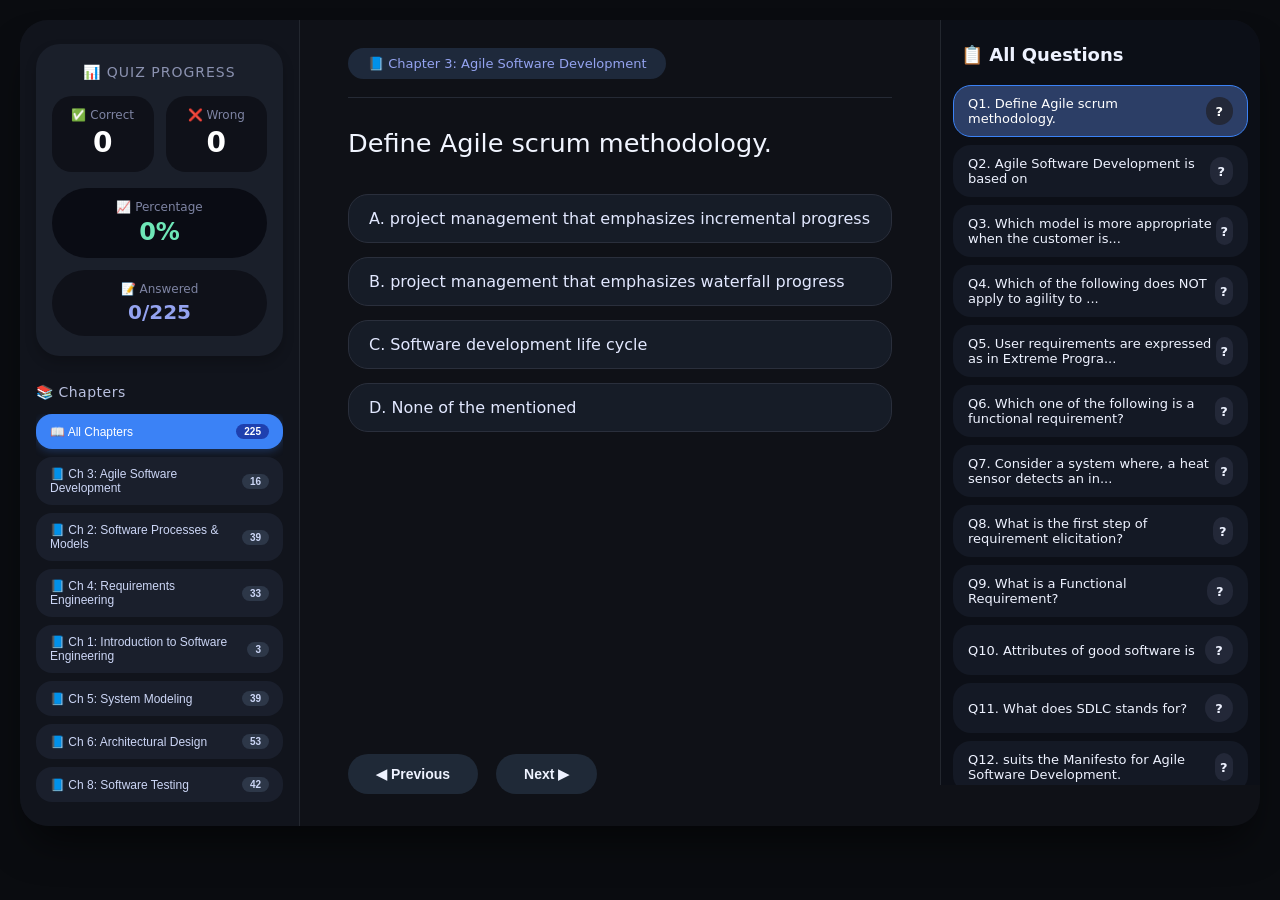
<file: index.html>
<!DOCTYPE html>
<html lang="en">
<head>
    <meta charset="UTF-8">
    <meta name="viewport" content="width=device-width, initial-scale=1.0, user-scalable=yes">
    <title>Software Engineering Quiz | SE Revision</title>
    <link rel="stylesheet" href="style.css">
</head>
<body>
    <div class="quiz-container">
        <!-- Left Panel: Stats & Chapters -->
        <div class="stats-panel">
            <div class="stats-card">
                <h3>📊 QUIZ PROGRESS</h3>
                <div class="stats-numbers">
                    <div class="stat-item">
                        <div class="stat-label">✅ Correct</div>
                        <div class="stat-value" id="correctCount">0</div>
                    </div>
                    <div class="stat-item">
                        <div class="stat-label">❌ Wrong</div>
                        <div class="stat-value" id="wrongCount">0</div>
                    </div>
                </div>
                <div class="percentage">
                    <div class="stat-label">📈 Percentage</div>
                    <div class="stat-value" id="percentageValue">0%</div>
                </div>
                <div class="answered-badge">
                    <div class="stat-label">📝 Answered</div>
                    <div class="stat-value" id="answeredCount">0</div>
                </div>
            </div>

            <div class="chapters-filter">
                <h4>📚 Chapters</h4>
                <div class="chapters-list" id="chaptersList"></div>
            </div>
        </div>

        <!-- Middle Panel: Lecture & Question -->
        <div class="quiz-main">
            <div class="lecture-header">
                <span class="lecture-badge" id="currentChapter">📘 Software Engineering</span>
            </div>
            <div class="question-area">
                <div class="question-text" id="questionText">Loading questions...</div>
                <div class="options-list" id="optionsContainer"></div>
                <div class="explanation-box" id="explanationBox" style="display: none;">
                    <div class="explanation-title">💡 Explanation</div>
                    <div class="explanation-text" id="explanationText"></div>
                </div>
            </div>
            <div class="nav-buttons">
                <button class="nav-btn" id="prevBtn">◀ Previous</button>
                <button class="nav-btn" id="nextBtn">Next ▶</button>
            </div>
        </div>

        <!-- Right Panel: All Questions -->
        <div class="all-questions-panel">
            <h3>📋 All Questions</h3>
            <div class="questions-grid" id="questionsGrid"></div>
            <div class="footer-note">Click any question to jump</div>
        </div>
    </div>

    <script src="script.js"></script>
</body>
</html>
</file>
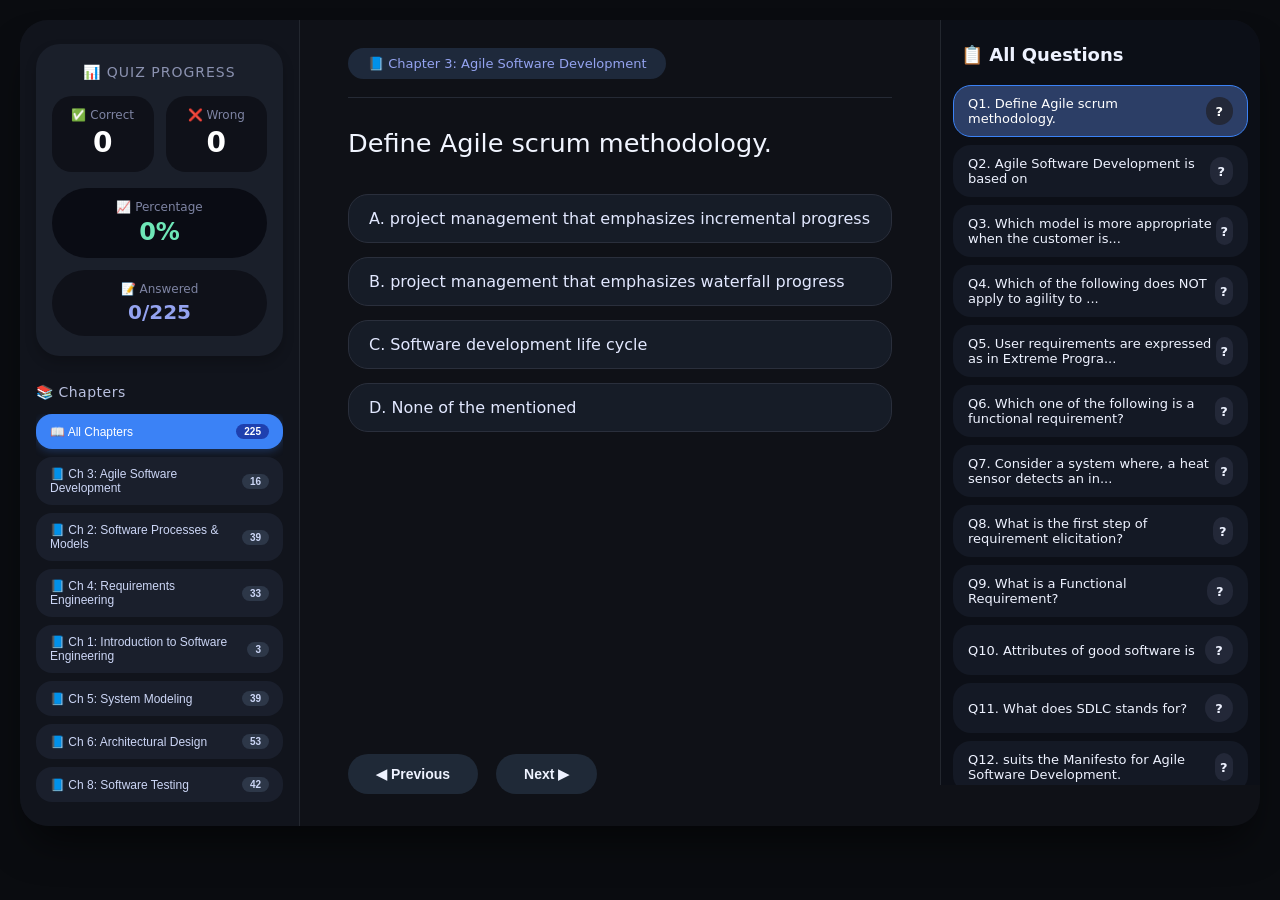
<file: deepseek_html_20260322_6392c3.html>
<!DOCTYPE html>
<html lang="en">
<head>
    <meta charset="UTF-8">
    <meta name="viewport" content="width=device-width, initial-scale=1.0, user-scalable=yes">
    <title>Software Engineering Quiz | SE Revision</title>
    <link rel="stylesheet" href="style.css">
</head>
<body>
    <div class="quiz-container">
        <!-- Left Panel: Stats & Chapters -->
        <div class="stats-panel">
            <div class="stats-card">
                <h3>📊 QUIZ PROGRESS</h3>
                <div class="stats-numbers">
                    <div class="stat-item">
                        <div class="stat-label">✅ Correct</div>
                        <div class="stat-value" id="correctCount">0</div>
                    </div>
                    <div class="stat-item">
                        <div class="stat-label">❌ Wrong</div>
                        <div class="stat-value" id="wrongCount">0</div>
                    </div>
                </div>
                <div class="percentage">
                    <div class="stat-label">📈 Percentage</div>
                    <div class="stat-value" id="percentageValue">0%</div>
                </div>
                <div class="answered-badge">
                    <div class="stat-label">📝 Answered</div>
                    <div class="stat-value" id="answeredCount">0</div>
                </div>
            </div>

            <div class="chapters-filter">
                <h4>📚 Chapters</h4>
                <div class="chapters-list" id="chaptersList"></div>
            </div>
        </div>

        <!-- Middle Panel: Lecture & Question -->
        <div class="quiz-main">
            <div class="lecture-header">
                <span class="lecture-badge" id="currentChapter">📘 Software Engineering</span>
            </div>
            <div class="question-area">
                <div class="question-text" id="questionText">Loading questions...</div>
                <div class="options-list" id="optionsContainer"></div>
                <div class="explanation-box" id="explanationBox" style="display: none;">
                    <div class="explanation-title">💡 Explanation</div>
                    <div class="explanation-text" id="explanationText"></div>
                </div>
            </div>
            <div class="nav-buttons">
                <button class="nav-btn" id="prevBtn">◀ Previous</button>
                <button class="nav-btn" id="nextBtn">Next ▶</button>
            </div>
        </div>

        <!-- Right Panel: All Questions -->
        <div class="all-questions-panel">
            <h3>📋 All Questions</h3>
            <div class="questions-grid" id="questionsGrid"></div>
            <div class="footer-note">Click any question to jump</div>
        </div>
    </div>

    <script src="script.js"></script>
</body>
</html>
</file>
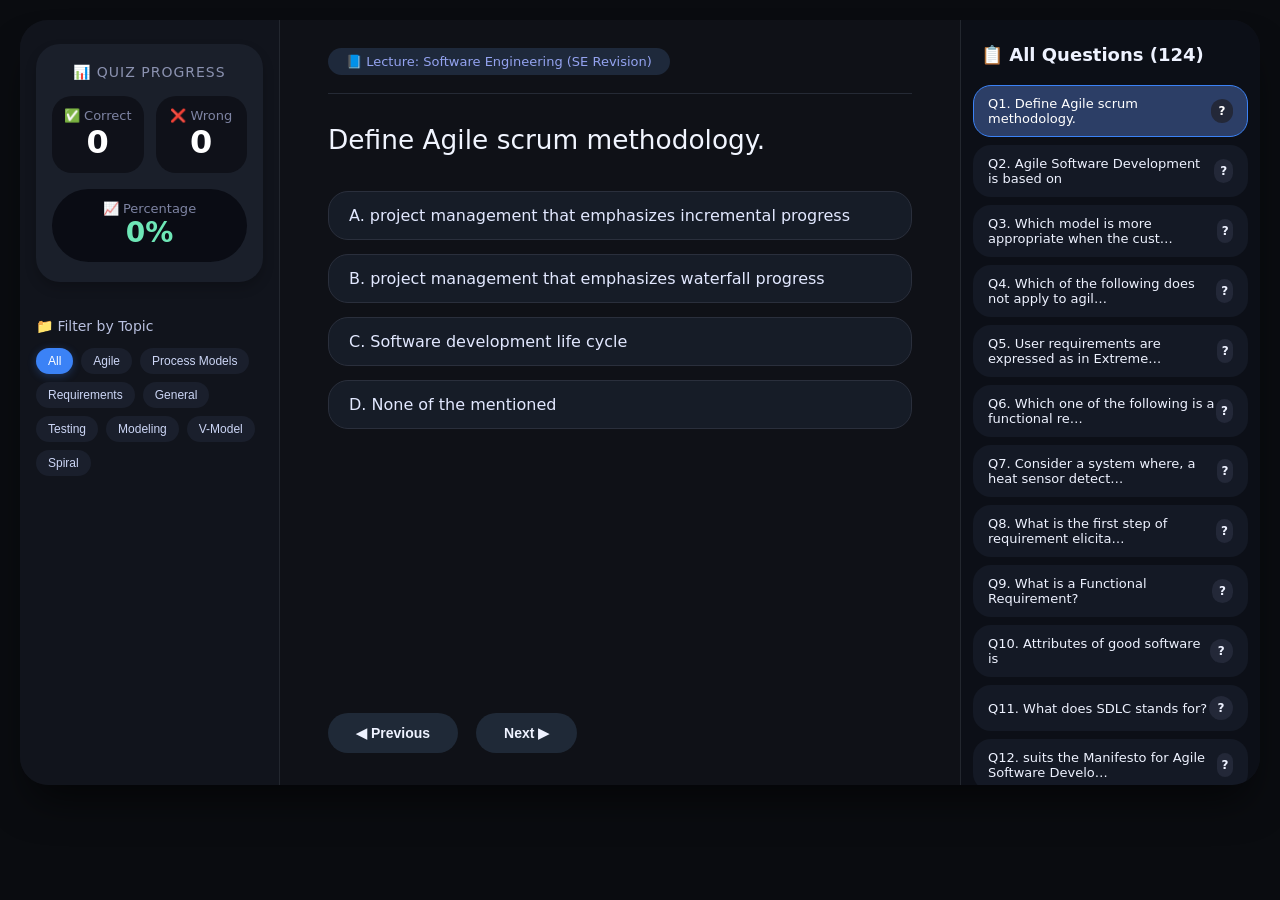
<file: deepseek_html_20260322_b3d2cb.html>
<!DOCTYPE html>
<html lang="en">
<head>
    <meta charset="UTF-8">
    <meta name="viewport" content="width=device-width, initial-scale=1.0, user-scalable=yes">
    <title>SE Revision Quiz | Software Engineering Interactive</title>
    <style>
        * {
            margin: 0;
            padding: 0;
            box-sizing: border-box;
        }

        body {
            background: #0a0c10;
            font-family: 'Inter', system-ui, -apple-system, 'Segoe UI', Roboto, 'Helvetica Neue', sans-serif;
            padding: 20px;
            color: #eef2ff;
        }

        /* main container */
        .quiz-container {
            max-width: 1600px;
            margin: 0 auto;
            display: grid;
            grid-template-columns: 260px 1fr 300px;
            gap: 20px;
            background: #0f1117;
            border-radius: 28px;
            overflow: hidden;
            box-shadow: 0 25px 40px -12px rgba(0,0,0,0.6);
        }

        /* ========= LEFT PANEL (Stats + Categories) ========= */
        .stats-panel {
            background: #11141c;
            padding: 24px 16px;
            border-right: 1px solid #23272f;
            display: flex;
            flex-direction: column;
            gap: 28px;
        }

        .stats-card {
            background: #1a1f2a;
            border-radius: 24px;
            padding: 20px 16px;
            text-align: center;
            box-shadow: 0 6px 12px rgba(0,0,0,0.2);
        }

        .stats-card h3 {
            font-size: 14px;
            font-weight: 500;
            text-transform: uppercase;
            letter-spacing: 1px;
            color: #8b92b0;
            margin-bottom: 16px;
        }

        .stats-numbers {
            display: flex;
            justify-content: space-between;
            gap: 12px;
            margin-top: 8px;
        }

        .stat-item {
            flex: 1;
            background: #0f1119;
            border-radius: 20px;
            padding: 12px 4px;
        }

        .stat-label {
            font-size: 13px;
            color: #7e84a3;
        }

        .stat-value {
            font-size: 32px;
            font-weight: 700;
            color: white;
            line-height: 1.2;
        }

        .percentage {
            margin-top: 16px;
            background: #0a0c14;
            border-radius: 40px;
            padding: 12px;
        }

        .percentage .stat-label {
            font-size: 13px;
        }

        .percentage .stat-value {
            font-size: 28px;
            color: #6ee7b7;
        }

        .category-filter {
            margin-top: 8px;
        }

        .category-filter h4 {
            font-size: 14px;
            margin-bottom: 14px;
            color: #b9c0df;
            font-weight: 500;
        }

        .filter-buttons {
            display: flex;
            flex-wrap: wrap;
            gap: 8px;
        }

        .filter-btn {
            background: #1a1f2c;
            border: none;
            padding: 6px 12px;
            border-radius: 40px;
            font-size: 12px;
            font-weight: 500;
            color: #ccd6f6;
            cursor: pointer;
            transition: all 0.2s;
        }

        .filter-btn.active {
            background: #3b82f6;
            color: white;
            box-shadow: 0 2px 8px rgba(59,130,246,0.3);
        }

        .filter-btn:hover:not(.active) {
            background: #2d3343;
        }

        /* ========= MIDDLE PANEL (Lecture + Question) ========= */
        .quiz-main {
            background: #0f1117;
            padding: 28px 28px 32px;
            display: flex;
            flex-direction: column;
        }

        .lecture-header {
            border-bottom: 1px solid #252a35;
            padding-bottom: 18px;
            margin-bottom: 28px;
        }

        .lecture-badge {
            background: #1e293b;
            display: inline-block;
            padding: 6px 18px;
            border-radius: 40px;
            font-size: 13px;
            font-weight: 500;
            color: #94a3f0;
        }

        .question-area {
            flex: 1;
        }

        .question-text {
            font-size: 1.65rem;
            font-weight: 500;
            line-height: 1.4;
            margin-bottom: 32px;
            color: #f1f5ff;
        }

        .options-list {
            display: flex;
            flex-direction: column;
            gap: 14px;
            margin-bottom: 48px;
        }

        .option {
            background: #161c27;
            border-radius: 20px;
            padding: 14px 20px;
            border: 1px solid #2a2f3c;
            cursor: pointer;
            transition: all 0.2s;
            font-size: 1rem;
            color: #e2e8ff;
        }

        .option:hover {
            background: #1f2736;
            border-color: #4b556b;
        }

        .option.disabled-opt {
            pointer-events: none;
            opacity: 0.7;
        }

        .option.correct-highlight {
            background: #0f3b2c;
            border-color: #2ecc71;
            color: #c6f7e5;
        }

        .option.wrong-highlight {
            background: #3b1e2a;
            border-color: #f87171;
            color: #ffe0e0;
        }

        .nav-buttons {
            display: flex;
            gap: 18px;
            margin-top: 20px;
        }

        .nav-btn {
            background: #1f2937;
            border: none;
            padding: 12px 28px;
            border-radius: 44px;
            font-weight: 600;
            font-size: 14px;
            color: #eef2ff;
            cursor: pointer;
            transition: 0.2s;
        }

        .nav-btn:hover {
            background: #2d3a4e;
        }

        /* ========= RIGHT PANEL (All Questions) ========= */
        .all-questions-panel {
            background: #0c0f17;
            border-left: 1px solid #23272f;
            padding: 24px 12px;
            overflow-y: auto;
            max-height: 85vh;
        }

        .all-questions-panel h3 {
            font-size: 18px;
            margin-bottom: 20px;
            padding-left: 8px;
            font-weight: 600;
        }

        .questions-grid {
            display: flex;
            flex-direction: column;
            gap: 8px;
        }

        .q-item {
            background: #141925;
            padding: 10px 14px;
            border-radius: 18px;
            font-size: 13px;
            font-weight: 500;
            cursor: pointer;
            transition: 0.1s;
            display: flex;
            justify-content: space-between;
            align-items: center;
            border: 1px solid transparent;
        }

        .q-item:hover {
            background: #1f2538;
            border-color: #3b4259;
        }

        .q-item.active-question {
            background: #2c3e66;
            border-color: #3b82f6;
            color: white;
        }

        .q-status {
            width: 24px;
            height: 24px;
            border-radius: 30px;
            background: #232838;
            display: inline-flex;
            align-items: center;
            justify-content: center;
            font-size: 12px;
            font-weight: bold;
        }

        .q-status.correct-dot {
            background: #2ecc71;
            color: #000;
        }

        .q-status.wrong-dot {
            background: #f97316;
            color: white;
        }

        .footer-note {
            margin-top: 24px;
            text-align: center;
            font-size: 11px;
            color: #5b6380;
        }

        @media (max-width: 1000px) {
            .quiz-container {
                grid-template-columns: 1fr;
            }
            .stats-panel, .all-questions-panel {
                border: none;
            }
        }
    </style>
</head>
<body>
<div class="quiz-container" id="quizRoot">
    <!-- left panel dynamic but filled via js -->
</div>

<script>
    // --------------------------------------------------------------
    //  COMPLETE QUESTION BANK (Based on SE Revision I.pdf)
    //  total 124 questions, covering Agile, Requirements, V-Model, Spiral, UML, etc.
    // --------------------------------------------------------------
    const QUESTIONS = [
        { id:1, text:"Define Agile scrum methodology.", options:["project management that emphasizes incremental progress","project management that emphasizes waterfall progress","Software development life cycle","None of the mentioned"], correct:0, category:"Agile" },
        { id:2, text:"Agile Software Development is based on", options:["Incremental Development","Iterative Development","All the above","None of the above"], correct:2, category:"Agile" },
        { id:3, text:"Which model is more appropriate when the customer is expected to change requirements during the product development?", options:["Waterfall model","Incremental model","Reuse-based development","None of the mentioned"], correct:1, category:"Process Models" },
        { id:4, text:"Which of the following does not apply to agility to a software process?", options:["Uses incremental product delivery strategy","Only essential work products are produced","Eliminate project planning and testing","All the above"], correct:2, category:"Agile" },
        { id:5, text:"User requirements are expressed as in Extreme Programming.", options:["implementation tasks","functionalities","scenarios","All the above"], correct:2, category:"Agile" },
        { id:6, text:"Which one of the following is a functional requirement?", options:["Maintainability","Portability","Performance","All of the above"], correct:3, category:"Requirements" },
        { id:7, text:"Consider a system where, a heat sensor detects an intrusion and alerts the security company. What kind of a requirement the system is providing?", options:["Functional","Non-functional","All the above","None of the above"], correct:0, category:"Requirements" },
        { id:8, text:"What is the first step of requirement elicitation?", options:["Identifying Stakeholder","Listing out Requirements","Requirements Gathering","All the above"], correct:0, category:"Requirements" },
        { id:9, text:"What is a Functional Requirement?", options:["Specifies the tasks the program must complete","Specifies the tasks the program should not complete","Specifies the tasks the program must not work","All of the mentioned"], correct:0, category:"Requirements" },
        { id:10, text:"Attributes of good software is", options:["Development","Maintainability & functionality","Functionality","Maintainability"], correct:1, category:"General" },
        { id:11, text:"What does SDLC stands for?", options:["System Design Life Cycle","Software Design Life Cycle","Software Development Life Cycle","System Development Life cycle"], correct:2, category:"General" },
        { id:12, text:"suits the Manifesto for Agile Software Development.", options:["Customer collaboration","Individuals and interactions","Working software","All of the mentioned"], correct:3, category:"Agile" },
        { id:13, text:"What are agile manifesto principles?", options:["Customer satisfaction","Face-to-face communication within a development team","Changes in requirements are welcome","All of the mentioned"], correct:3, category:"Agile" },
        { id:14, text:"Which one of the following is not a step of requirement engineering?", options:["elicitation","design","analysis","documentation"], correct:1, category:"Requirements" },
        { id:15, text:"The user system requirements are the parts of which document?", options:["SDD","SRS","DDD","SRD"], correct:1, category:"Requirements" },
        { id:16, text:"What is the primary purpose of software engineering?", options:["To write code","To manage software projects","To create reliable software systems","To debug existing software"], correct:2, category:"General" },
        { id:17, text:"What does 'refactoring' mean in software development?", options:["Adding new features","Improving code structure without changing its behavior","Testing the software","Writing documentation"], correct:1, category:"Agile" },
        { id:18, text:"What is the main goal of software testing?", options:["To ensure software meets requirements","To reduce development time","To increase software complexity","To eliminate all bugs"], correct:0, category:"Testing" },
        { id:19, text:"In software development, what is a 'sprint'?", options:["A long-term project phase","A short, time-boxed period for completing specific work","A type of software release","A method for bug fixing"], correct:1, category:"Agile" },
        { id:20, text:"Which of the following is a key principle of Agile development?", options:["Comprehensive documentation","Customer collaboration over contract negotiation","Following a strict plan","Delivering a complete product at once"], correct:1, category:"Agile" },
        { id:21, text:"What is the role of a 'scrum master' in agile development?", options:["To write code","To manage the product backlog","To facilitate the scrum process and remove obstacles","To perform user acceptance testing"], correct:2, category:"Agile" },
        { id:22, text:"What is a software requirement?", options:["A system's architecture","A service needed by a user","A programming language specification","None of the above"], correct:1, category:"Requirements" },
        { id:23, text:"Which type of requirement specifies what the system should do?", options:["Functional requirements","Non-functional requirements","Performance requirements","System requirements"], correct:0, category:"Requirements" },
        { id:24, text:"Which of the following is an example of non-functional requirements?", options:["User login functionality","System scalability","Payment processing","Account management"], correct:1, category:"Requirements" },
        { id:25, text:"What is requirements engineering?", options:["Building software","Documenting user needs","A process to identify, document, and manage requirements","Coding and testing software"], correct:2, category:"Requirements" },
        { id:26, text:"The first step in requirements engineering is", options:["Validation","Elicitation","Analysis","Specification"], correct:1, category:"Requirements" },
        { id:27, text:"A requirement that specifies how fast a system must respond is an example of ....", options:["Functional requirement","Non-functional requirement","User requirement","None of the above"], correct:1, category:"Requirements" },
        { id:28, text:"Which elicitation method involves interacting directly with stakeholders?", options:["Document analysis","Interviews","Observation","Brainstorming"], correct:1, category:"Requirements" },
        { id:29, text:"A structured group session to gather requirements is called", options:["Survey","Brainstorming","Joint Application Development (JAD)","Focus group"], correct:2, category:"Requirements" },
        { id:30, text:"What is the purpose of prototyping in requirements elicitation?", options:["To test code","To visualize user requirements","To prepare the final system","To evaluate system performance"], correct:1, category:"Requirements" },
        { id:31, text:"Which technique is best for understanding user tasks in their natural environment?", options:["Observation","Interview","Questionnaire","Workshop"], correct:0, category:"Requirements" },
        { id:32, text:"What is a 'use case'?", options:["A testing technique","A representation of user-system interaction","A deployment diagram","A project management tool"], correct:1, category:"Modeling" },
        { id:33, text:"In requirements elicitation, 'document analysis' involves", options:["Creating new documents","Reviewing existing documentation","Writing test cases","Managing risk"], correct:1, category:"Requirements" },
        { id:34, text:"Which of these is a stakeholder in requirements gathering?", options:["End-user","System architect","Customer","All of the above"], correct:3, category:"Requirements" },
        { id:35, text:"Which process ensures all requirements are complete and consistent?", options:["Validation","Analysis","Specification","Design"], correct:0, category:"Requirements" },
        { id:36, text:"Which diagram is used to model requirements?", options:["Sequence diagram","Use case diagram","Class diagram","Activity diagram"], correct:1, category:"Modeling" },
        { id:37, text:"Requirements that contradict each other are called", options:["Overlapping requirements","Inconsistent requirements","Derived requirements","Functional requirements"], correct:1, category:"Requirements" },
        { id:38, text:"What is the main purpose of the Software Requirements Specification (SRS) document?", options:["To design the software","To outline requirements in detail","To test the software","To validate software performance"], correct:1, category:"Requirements" },
        { id:39, text:"Which of the following is NOT a characteristic of a good requirement?", options:["Feasibility","Ambiguity","Testability","Traceability"], correct:1, category:"Requirements" },
        { id:40, text:"A requirement that is ambiguous", options:["Is precise and testable","Is open to multiple interpretations","Clearly defines user needs","Has measurable acceptance criteria"], correct:1, category:"Requirements" },
        { id:41, text:"Which SRS quality attribute ensures requirements are implementable within the system constraints?", options:["Completeness","Feasibility","Consistency","Modifiability"], correct:1, category:"Requirements" },
        { id:42, text:"What is the importance of prioritizing requirements?", options:["To reduce project cost","To address high-impact needs first","To eliminate unnecessary features","To define system constraints"], correct:1, category:"Requirements" },
        { id:43, text:"What is the main purpose of requirements validation?", options:["To ensure requirements meet stakeholder needs","To verify system functionality","To prioritize requirements","To eliminate redundant requirements"], correct:0, category:"Requirements" },
        { id:44, text:"Which model is suitable for projects with unclear or changing requirements?", options:["Waterfall model","Plan-based model","Agile model","All the mentioned"], correct:2, category:"Process Models" },
        { id:45, text:"What is a 'user story' in Agile?", options:["A detailed technical document","A description of a feature from the user's perspective","A project management chart","A database schema"], correct:1, category:"Agile" },
        { id:46, text:"Which of the following is NOT a core principle of Agile?", options:["Customer collaboration","Responding to change","Following a strict plan","Working software"], correct:2, category:"Agile" },
        { id:47, text:"Continuous integration is a practice associated with which process?", options:["Waterfall","Agile","Spiral","Prototype"], correct:1, category:"Agile" },
        { id:48, text:"Which process is focused on early feedback by creating working versions of the software?", options:["Waterfall","Spiral","Prototype","V- model"], correct:2, category:"Process Models" },
        { id:49, text:"Which model is suitable for safety-critical systems?", options:["Agile","Waterfall","Prototype","Big bang"], correct:1, category:"Process Models" },
        { id:50, text:"What is 'refactoring' in software development?", options:["Adding new features","Redesigning the database","Improving internal structure without changing external behavior","Writing user documentation"], correct:2, category:"Agile" },
        { id:51, text:"What is the primary goal of software integration?", options:["To isolate individual components","To combine software components into a unified system","To document user requirements","To design user interfaces"], correct:1, category:"General" },
        { id:52, text:"Which type of testing focuses on verifying the interaction between software modules?", options:["Unit testing","Integration testing","System testing","Acceptance testing"], correct:1, category:"Testing" },
        { id:53, text:"What is the primary goal of reuse-oriented software engineering?", options:["Develop from scratch","Minimize development time and cost by reusing components","Focus on highly customized software","Prioritize documentation"], correct:1, category:"General" },
        { id:54, text:"What is the primary goal of requirements engineering?", options:["Writing code efficiently","Designing user interfaces","Understanding and documenting user needs","Testing software thoroughly"], correct:2, category:"Requirements" },
        { id:55, text:"Which phase of requirements engineering involves gathering information from stakeholders?", options:["Validation","Elicitation","Specification","Management"], correct:1, category:"Requirements" },
        { id:56, text:"What is a 'stakeholder' in requirements engineering?", options:["Software developer","Anyone affected by the system","Database administrator","Network engineer"], correct:1, category:"Requirements" },
        { id:57, text:"What does 'functional requirements' describe?", options:["User interface design","System performance","What the system should do","Security constraints"], correct:2, category:"Requirements" },
        { id:58, text:"What does 'non-functional requirements' describe?", options:["Specific features","How well the system performs","Database schemas","User manuals"], correct:1, category:"Requirements" },
        { id:59, text:"Which technique is used to document requirements in a structured way?", options:["Brainstorming","Prototyping","Use cases","Interviews"], correct:2, category:"Requirements" },
        { id:60, text:"What is a 'use case diagram'?", options:["Database relationships","User interactions with the system","Code dependencies","Network topology"], correct:1, category:"Modeling" },
        { id:61, text:"Benefit of prioritizing requirements?", options:["Increased complexity","Focus on most critical features first","Reduced user satisfaction","Increased costs"], correct:1, category:"Requirements" },
        { id:62, text:"Which activities included in Requirements engineering process?", options:["Elicitation and analysis","Specification","Validation","All the mentioned"], correct:3, category:"Requirements" },
        { id:63, text:"What is the primary purpose of software validation?", options:["Verify software built correctly","Ensure software meets user requirements","Optimize code performance","Document development"], correct:1, category:"Testing" },
        { id:64, text:"Verification is concerned with", options:["User satisfaction","Building the right product","Building the product right","Design phase"], correct:2, category:"Testing" },
        { id:65, text:"Validation is concerned with", options:["User satisfaction","Building the right product","Building the product right","Design phase"], correct:1, category:"Testing" },
        { id:66, text:"Which of the following is an example of validation?", options:["Inspection","Walkthrough","User acceptance testing","Static analysis"], correct:2, category:"Testing" },
        { id:67, text:"Which process ensures compliance with specifications?", options:["Validation","Verification","Maintenance","Deployment"], correct:1, category:"Testing" },
        { id:68, text:"Which question does verification answer?", options:["Is product useful?","Are we building the right product?","Are we building the product right?","Is product profitable?"], correct:2, category:"Testing" },
        { id:69, text:"Which question does validation answer?", options:["Is design correct?","Are we building the right product?","Are we building the product right?","Is coding correct?"], correct:1, category:"Testing" },
        { id:70, text:"Which of the following is a validation activity?", options:["Unit testing","Integration testing","Acceptance testing","Static analysis"], correct:2, category:"Testing" },
        { id:71, text:"Role of the customer or end-user in validation?", options:["Design architecture","Reviewing and approving software","Writing code","Managing team"], correct:1, category:"Testing" },
        { id:72, text:"Which testing technique determines if software satisfies specified requirements?", options:["Unit testing","Integration testing","System testing","Acceptance testing"], correct:3, category:"Testing" },
        { id:73, text:"Difference between verification and validation?", options:["Verification checks correctness, validation checks user needs","Verification checks user needs, validation checks correctness","Same thing","Performance vs security"], correct:0, category:"Testing" },
        { id:74, text:"In V-model, which phase corresponds to unit testing?", options:["Requirements analysis","Architectural design","Detailed design","Coding"], correct:3, category:"V-Model" },
        { id:75, text:"Which phase corresponds to acceptance testing in V-model?", options:["Requirements analysis","Architectural design","System design","Coding"], correct:0, category:"V-Model" },
        { id:76, text:"What does the 'V' in V-model represent?", options:["Validation and verification","Visual representation","Velocity and volume","Variability"], correct:0, category:"V-Model" },
        { id:77, text:"In V-model, which testing level is performed after integration testing?", options:["Unit testing","Acceptance testing","System testing","Alpha testing"], correct:2, category:"V-Model" },
        { id:78, text:"Primary disadvantage of the V-model?", options:["Lack of documentation","Difficulty handling changing requirements","Poor testing coverage","Inefficient resource allocation"], correct:1, category:"V-Model" },
        { id:79, text:"Which phase corresponds to system testing in V-model?", options:["Requirements analysis","Architectural design","System design","Coding"], correct:2, category:"V-Model" },
        { id:80, text:"Which level of testing checks interaction between modules?", options:["Unit","Integration","System","Acceptance"], correct:1, category:"Testing" },
        { id:81, text:"Which is correct for Agile development?", options:["Specification, design, implementation interleaved","Series of versions with stakeholder involvement","Frequent delivery","All the mentioned"], correct:3, category:"Agile" },
        { id:82, text:"Key practices for agile development?", options:["User stories","Test-first & Refactoring","Pair programming","All the mentioned"], correct:3, category:"Agile" },
        { id:83, text:"Spiral Model primarily focuses on", options:["Coding speed","Documentation","Risk analysis","Testing only"], correct:2, category:"Spiral" },
        { id:84, text:"Each loop in the Spiral Model represents", options:["Test case","Development phase","Complete project","Maintenance cycle"], correct:1, category:"Spiral" },
        { id:85, text:"Spiral Model is best suited for", options:["Small projects","Low-risk projects","Large, complex, high-risk projects","Simple CRUD"], correct:2, category:"Spiral" },
        { id:86, text:"In Spiral Model, risk is evaluated during", options:["Planning","Coding","Risk analysis phase","Testing"], correct:2, category:"Spiral" },
        { id:87, text:"Spiral Model is also known as", options:["Linear model","Evolutionary process model","Static model","Sequential model"], correct:1, category:"Spiral" },
        { id:88, text:"First step in each spiral loop is", options:["Testing","Planning","Coding","Deployment"], correct:1, category:"Spiral" },
        { id:89, text:"Which activity follows risk analysis in Spiral Model?", options:["Planning","Engineering (development & testing)","Maintenance","Documentation"], correct:1, category:"Spiral" },
        { id:90, text:"What does each spiral end with?", options:["Coding","Documentation","Customer evaluation","Testing"], correct:2, category:"Spiral" },
        { id:91, text:"Spiral Model can be considered combination of", options:["Iterative and Waterfall","Agile only","Testing and deployment","Coding and debugging"], correct:0, category:"Spiral" },
        { id:92, text:"Key strength of Spiral Model?", options:["Simple to manage","No need for experts","Early identification of risks","Low cost"], correct:2, category:"Spiral" },
        { id:93, text:"Which phase involves customer feedback and approval?", options:["Planning","Risk Analysis","Engineering","Evaluation"], correct:3, category:"Spiral" },
        { id:94, text:"is the process of developing abstract models of a system, each presenting a different view.", options:["System modeling","Waterfall","Agile","Unit testing"], correct:0, category:"Modeling" },
        { id:95, text:"Which model type shows how system interacts with external environment?", options:["Structural","Behavioral","Context model","Interaction"], correct:2, category:"Modeling" },
        { id:96, text:"Interaction models include which diagram types?", options:["Use case and sequence","Class and state","Activity and class","Component and deployment"], correct:0, category:"Modeling" },
        { id:97, text:"What do structural models (class diagrams) represent?", options:["Dynamic behavior","External context","Internal organization & relationships","UI layouts"], correct:2, category:"Modeling" },
        { id:98, text:"Which perspective focuses on dynamic behavior (activity, state transitions)?", options:["Context","Interaction","Structural","Behavioral"], correct:3, category:"Modeling" },
        { id:99, text:"Which is a type of UML diagram?", options:["Class","Activity","Sequence","All the mentioned"], correct:3, category:"Modeling" },
        { id:100, text:"Structural models display organization in terms of components and relationships.", options:["Structural models","Behavioral models","Interaction models","All"], correct:0, category:"Modeling" },
        { id:101, text:"helps to identify user requirements.", options:["Structural models","Behavioral models","Interaction models","None"], correct:2, category:"Modeling" },
        { id:102, text:"Which represents structural models?", options:["Class diagram","Activity diagram","Sequence diagram","Use-case"], correct:0, category:"Modeling" },
        { id:103, text:"Which UML diagram represents interaction models?", options:["Class","Activity","Sequence","State"], correct:2, category:"Modeling" },
        { id:104, text:"Sequence diagram models", options:["Interaction between objects over time","Physical deployment","Workflow","Hierarchical relationships"], correct:0, category:"Modeling" },
        { id:105, text:"Best UML diagram for system reaction to events?", options:["Sequence","State machine","Class","Activity"], correct:1, category:"Modeling" },
        { id:106, text:"Rectangle in class diagram represents?", options:["Use case","Class","Object interaction","Deployment"], correct:1, category:"Modeling" },
        { id:107, text:"Lifelines in sequence diagram represent?", options:["Requirements","Object interactions over time","User stories","Hardware"], correct:1, category:"Modeling" },
        { id:108, text:"Use case diagram consists of", options:["Actors, use cases, relationships","Classes","Components","States"], correct:0, category:"Modeling" },
        { id:109, text:"NOT a system modeling technique?", options:["Object-oriented","Agile methodology","Data flow","State modeling"], correct:1, category:"Modeling" },
        { id:110, text:"shows object classes and associations.", options:["Sequence","Use case","Activity","Class diagram"], correct:3, category:"Modeling" },
        { id:111, text:"shows activities involved in data processing.", options:["Sequence","Use case","Activity","Class"], correct:2, category:"Modeling" },
        { id:112, text:"reveals how system is used in broader business processes.", options:["Process model","State model","Interaction model","All"], correct:0, category:"Modeling" },
        { id:113, text:"shows dynamic behavior and how system responds to events.", options:["Structural","Behavioral","Interaction","All"], correct:1, category:"Modeling" },
        { id:114, text:"presents system and relationship with other systems.", options:["Class diagram","Activity","Sequence","Context diagram"], correct:3, category:"Modeling" },
        { id:115, text:"Which is static model?", options:["Structural","Behavioral","All","Both"], correct:0, category:"Modeling" },
        { id:116, text:"State machine model focuses on", options:["Data flow","Sequence of interactions","System states and transitions","Object hierarchies"], correct:2, category:"Modeling" },
        { id:117, text:"Which diagram useful for modeling functional requirements from user perspective?", options:["Class","Use case","Activity","Sequence"], correct:1, category:"Modeling" },
        { id:118, text:"Vertical lifeline in sequence diagram represents", options:["Time progression","Message priority","Processing time","Architecture layers"], correct:0, category:"Modeling" },
        { id:119, text:"Best for modeling logic of business processes?", options:["Sequence","Activity","State machine","Class"], correct:1, category:"Modeling" },
        { id:120, text:"Which diagram focuses on system boundary without internal detail?", options:["Context model","Sequence","Class","Activity"], correct:0, category:"Modeling" },
        { id:121, text:"Primary output of architectural design process?", options:["Code documentation","Test cases","Architectural model with components","Deployment script"], correct:2, category:"General" },
        { id:122, text:"Which Agile methodology uses pair programming?", options:["Scrum","Kanban","Extreme Programming (XP)","Waterfall"], correct:2, category:"Agile" },
        { id:123, text:"In V-model, which phase is paired with system testing?", options:["Requirements","Architectural design","System design","Module design"], correct:2, category:"V-Model" },
        { id:124, text:"What is the main advantage of iterative development?", options:["Early delivery of subset","Less testing","No planning","Avoids documentation"], correct:0, category:"Process Models" }
    ];

    // ----- state management
    let userAnswers = new Array(QUESTIONS.length).fill(null); // stores selected option index
    let answerStatus = new Array(QUESTIONS.length).fill(false); // true if answered
    let currentIndex = 0;
    let activeCategory = "All";

    function computeStats() {
        let correct = 0;
        for(let i=0; i<QUESTIONS.length; i++) {
            if(answerStatus[i] && userAnswers[i] === QUESTIONS[i].correct) correct++;
        }
        let wrong = answerStatus.filter((v,i)=> v && userAnswers[i] !== QUESTIONS[i].correct).length;
        let percentage = answerStatus.length ? Math.round((correct / answerStatus.filter(v=>v).length)*100) : 0;
        if(isNaN(percentage)) percentage = 0;
        return { correct, wrong, answered: answerStatus.filter(v=>v).length, percentage };
    }

    function renderAll() {
        const stats = computeStats();
        const filtered = activeCategory === "All" ? QUESTIONS : QUESTIONS.filter(q => q.category === activeCategory);
        const mainQuestion = QUESTIONS[currentIndex];
        const currentAnswered = answerStatus[currentIndex];
        const selectedOpt = userAnswers[currentIndex];
        
        const leftHtml = `
            <div class="stats-panel">
                <div class="stats-card">
                    <h3>📊 QUIZ PROGRESS</h3>
                    <div class="stats-numbers">
                        <div class="stat-item"><div class="stat-label">✅ Correct</div><div class="stat-value">${stats.correct}</div></div>
                        <div class="stat-item"><div class="stat-label">❌ Wrong</div><div class="stat-value">${stats.wrong}</div></div>
                    </div>
                    <div class="percentage"><div class="stat-label">📈 Percentage</div><div class="stat-value">${stats.percentage}%</div></div>
                </div>
                <div class="category-filter"><h4>📁 Filter by Topic</h4><div class="filter-buttons" id="filterButtons"></div></div>
            </div>
        `;
        const uniqueCats = ["All", ...new Set(QUESTIONS.map(q=>q.category))];
        const filterBtnsHtml = uniqueCats.map(cat => `<button class="filter-btn ${activeCategory===cat?'active':''}" data-cat="${cat}">${cat}</button>`).join('');
        
        const middleHtml = `
            <div class="quiz-main">
                <div class="lecture-header"><span class="lecture-badge">📘 Lecture: Software Engineering (SE Revision)</span></div>
                <div class="question-area"><div class="question-text">${mainQuestion.text}</div>
                <div class="options-list" id="optionsContainer"></div></div>
                <div class="nav-buttons"><button class="nav-btn" id="prevBtn">◀ Previous</button><button class="nav-btn" id="nextBtn">Next ▶</button></div>
            </div>
        `;
        
        const rightHtml = `
            <div class="all-questions-panel"><h3>📋 All Questions (${QUESTIONS.length})</h3><div class="questions-grid" id="questionsGrid"></div><div class="footer-note">Click any to jump</div></div>
        `;
        
        document.getElementById("quizRoot").innerHTML = leftHtml + middleHtml + rightHtml;
        document.getElementById("filterButtons").innerHTML = filterBtnsHtml;
        document.querySelectorAll(".filter-btn").forEach(btn => {
            btn.addEventListener("click", (e) => { activeCategory = btn.dataset.cat; renderAll(); });
        });
        
        // render options
        const optsDiv = document.getElementById("optionsContainer");
        optsDiv.innerHTML = mainQuestion.options.map((opt, idx) => {
            let extraClass = "";
            if(currentAnswered) {
                if(idx === mainQuestion.correct) extraClass = "correct-highlight";
                else if(idx === selectedOpt && selectedOpt !== mainQuestion.correct) extraClass = "wrong-highlight";
            }
            return `<div class="option ${extraClass} ${currentAnswered ? 'disabled-opt' : ''}" data-opt-index="${idx}">${String.fromCharCode(65+idx)}. ${opt}</div>`;
        }).join('');
        if(!currentAnswered) {
            document.querySelectorAll(".option").forEach(optDiv => {
                optDiv.addEventListener("click", (e) => {
                    if(answerStatus[currentIndex]) return;
                    const chosen = parseInt(optDiv.dataset.optIndex);
                    userAnswers[currentIndex] = chosen;
                    answerStatus[currentIndex] = true;
                    renderAll();
                });
            });
        }
        // grid
        const gridDiv = document.getElementById("questionsGrid");
        gridDiv.innerHTML = QUESTIONS.map((q, idx) => {
            let statusIcon = "";
            if(answerStatus[idx]) {
                let isCorrect = (userAnswers[idx] === q.correct);
                statusIcon = `<span class="q-status ${isCorrect ? 'correct-dot' : 'wrong-dot'}">${isCorrect ? '✓' : '✗'}</span>`;
            } else statusIcon = `<span class="q-status">?</span>`;
            return `<div class="q-item ${idx===currentIndex ? 'active-question' : ''}" data-qidx="${idx}"><span>Q${idx+1}. ${q.text.substring(0,45)}${q.text.length>45?'…':''}</span>${statusIcon}</div>`;
        }).join('');
        document.querySelectorAll(".q-item").forEach(el => {
            el.addEventListener("click", (e) => { currentIndex = parseInt(el.dataset.qidx); renderAll(); });
        });
        document.getElementById("prevBtn").addEventListener("click", () => { if(currentIndex>0) { currentIndex--; renderAll(); } });
        document.getElementById("nextBtn").addEventListener("click", () => { if(currentIndex<QUESTIONS.length-1) { currentIndex++; renderAll(); } });
    }
    renderAll();
</script>
</body>
</html>
</file>
<file: style.css>
* {
    margin: 0;
    padding: 0;
    box-sizing: border-box;
}

body {
    background: #0a0c10;
    font-family: 'Inter', system-ui, -apple-system, 'Segoe UI', Roboto, 'Helvetica Neue', sans-serif;
    padding: 20px;
    color: #eef2ff;
}

.quiz-container {
    max-width: 1600px;
    margin: 0 auto;
    display: grid;
    grid-template-columns: 280px 1fr 320px;
    gap: 20px;
    background: #0f1117;
    border-radius: 28px;
    overflow: hidden;
    box-shadow: 0 25px 40px -12px rgba(0, 0, 0, 0.6);
}

/* ========= LEFT PANEL ========= */
.stats-panel {
    background: #11141c;
    padding: 24px 16px;
    border-right: 1px solid #23272f;
    display: flex;
    flex-direction: column;
    gap: 28px;
}

.stats-card {
    background: #1a1f2a;
    border-radius: 24px;
    padding: 20px 16px;
    text-align: center;
    box-shadow: 0 6px 12px rgba(0, 0, 0, 0.2);
}

.stats-card h3 {
    font-size: 14px;
    font-weight: 500;
    text-transform: uppercase;
    letter-spacing: 1px;
    color: #8b92b0;
    margin-bottom: 16px;
}

.stats-numbers {
    display: flex;
    justify-content: space-between;
    gap: 12px;
    margin-top: 8px;
}

.stat-item {
    flex: 1;
    background: #0f1119;
    border-radius: 20px;
    padding: 12px 4px;
}

.stat-label {
    font-size: 12px;
    color: #7e84a3;
    margin-bottom: 4px;
}

.stat-value {
    font-size: 28px;
    font-weight: 700;
    color: white;
    line-height: 1.2;
}

.percentage {
    margin-top: 16px;
    background: #0a0c14;
    border-radius: 40px;
    padding: 12px;
}

.percentage .stat-value {
    font-size: 24px;
    color: #6ee7b7;
}

.answered-badge {
    margin-top: 12px;
    background: #0f1119;
    border-radius: 40px;
    padding: 12px;
}

.answered-badge .stat-value {
    font-size: 20px;
    color: #94a3f0;
}

.chapters-filter h4 {
    font-size: 14px;
    margin-bottom: 14px;
    color: #b9c0df;
    font-weight: 500;
    letter-spacing: 0.5px;
}

.chapters-list {
    display: flex;
    flex-direction: column;
    gap: 8px;
    max-height: 500px;
    overflow-y: auto;
}

.chapter-btn {
    background: #1a1f2c;
    border: none;
    padding: 10px 14px;
    border-radius: 16px;
    font-size: 12px;
    font-weight: 500;
    color: #ccd6f6;
    cursor: pointer;
    transition: all 0.2s;
    text-align: left;
    display: flex;
    justify-content: space-between;
    align-items: center;
}

.chapter-btn:hover {
    background: #2d3343;
    transform: translateX(2px);
}

.chapter-btn.active {
    background: #3b82f6;
    color: white;
    box-shadow: 0 2px 8px rgba(59, 130, 246, 0.3);
}

.chapter-count {
    background: #2d3748;
    padding: 2px 8px;
    border-radius: 20px;
    font-size: 10px;
    font-weight: 600;
}

.chapter-btn.active .chapter-count {
    background: #1e40af;
    color: white;
}

/* ========= MIDDLE PANEL ========= */
.quiz-main {
    background: #0f1117;
    padding: 28px 28px 32px;
    display: flex;
    flex-direction: column;
    min-height: 600px;
}

.lecture-header {
    border-bottom: 1px solid #252a35;
    padding-bottom: 18px;
    margin-bottom: 28px;
}

.lecture-badge {
    background: #1e293b;
    display: inline-block;
    padding: 8px 20px;
    border-radius: 40px;
    font-size: 13px;
    font-weight: 500;
    color: #94a3f0;
}

.question-area {
    flex: 1;
}

.question-text {
    font-size: 1.6rem;
    font-weight: 500;
    line-height: 1.4;
    margin-bottom: 32px;
    color: #f1f5ff;
}

.options-list {
    display: flex;
    flex-direction: column;
    gap: 14px;
    margin-bottom: 24px;
}

.option {
    background: #161c27;
    border-radius: 20px;
    padding: 14px 20px;
    border: 1px solid #2a2f3c;
    cursor: pointer;
    transition: all 0.2s;
    font-size: 1rem;
    color: #e2e8ff;
}

.option:hover:not(.disabled-opt) {
    background: #1f2736;
    border-color: #4b556b;
    transform: scale(1.01);
}

.option.disabled-opt {
    pointer-events: none;
    opacity: 0.8;
}

.option.correct-highlight {
    background: #0f3b2c;
    border-color: #2ecc71;
    color: #c6f7e5;
    box-shadow: 0 0 8px rgba(46, 204, 113, 0.2);
}

.option.wrong-highlight {
    background: #3b1e2a;
    border-color: #f87171;
    color: #ffe0e0;
}

.explanation-box {
    background: #1a1f2e;
    border-left: 4px solid #3b82f6;
    border-radius: 16px;
    padding: 16px 20px;
    margin-top: 20px;
    margin-bottom: 20px;
}

.explanation-title {
    font-weight: 700;
    font-size: 14px;
    color: #60a5fa;
    margin-bottom: 8px;
}

.explanation-text {
    font-size: 14px;
    line-height: 1.5;
    color: #cbd5e6;
}

.nav-buttons {
    display: flex;
    gap: 18px;
    margin-top: 20px;
}

.nav-btn {
    background: #1f2937;
    border: none;
    padding: 12px 28px;
    border-radius: 44px;
    font-weight: 600;
    font-size: 14px;
    color: #eef2ff;
    cursor: pointer;
    transition: 0.2s;
}

.nav-btn:hover {
    background: #2d3a4e;
    transform: translateY(-1px);
}

/* ========= RIGHT PANEL ========= */
.all-questions-panel {
    background: #0c0f17;
    border-left: 1px solid #23272f;
    padding: 24px 12px;
    overflow-y: auto;
    max-height: 85vh;
}

.all-questions-panel h3 {
    font-size: 18px;
    margin-bottom: 20px;
    padding-left: 8px;
    font-weight: 600;
}

.questions-grid {
    display: flex;
    flex-direction: column;
    gap: 8px;
}

.q-item {
    background: #141925;
    padding: 10px 14px;
    border-radius: 18px;
    font-size: 13px;
    font-weight: 500;
    cursor: pointer;
    transition: 0.1s;
    display: flex;
    justify-content: space-between;
    align-items: center;
    border: 1px solid transparent;
}

.q-item:hover {
    background: #1f2538;
    border-color: #3b4259;
}

.q-item.active-question {
    background: #2c3e66;
    border-color: #3b82f6;
    color: white;
}

.q-status {
    width: 28px;
    height: 28px;
    border-radius: 30px;
    background: #232838;
    display: inline-flex;
    align-items: center;
    justify-content: center;
    font-size: 13px;
    font-weight: bold;
}

.q-status.correct-dot {
    background: #2ecc71;
    color: #000;
}

.q-status.wrong-dot {
    background: #f97316;
    color: white;
}

.footer-note {
    margin-top: 24px;
    text-align: center;
    font-size: 11px;
    color: #5b6380;
}

/* Scrollbar */
.chapters-list::-webkit-scrollbar,
.questions-grid::-webkit-scrollbar {
    width: 4px;
}

.chapters-list::-webkit-scrollbar-track,
.questions-grid::-webkit-scrollbar-track {
    background: #1a1f2a;
    border-radius: 10px;
}

.chapters-list::-webkit-scrollbar-thumb,
.questions-grid::-webkit-scrollbar-thumb {
    background: #3b82f6;
    border-radius: 10px;
}

/* Responsive */
@media (max-width: 1000px) {
    .quiz-container {
        grid-template-columns: 1fr;
    }
    
    .stats-panel,
    .all-questions-panel {
        border: none;
    }
    
    .question-text {
        font-size: 1.3rem;
    }
}

@media (max-width: 600px) {
    body {
        padding: 12px;
    }
    
    .option {
        padding: 12px 16px;
        font-size: 14px;
    }
    
    .nav-btn {
        padding: 10px 20px;
    }
}
</file>
